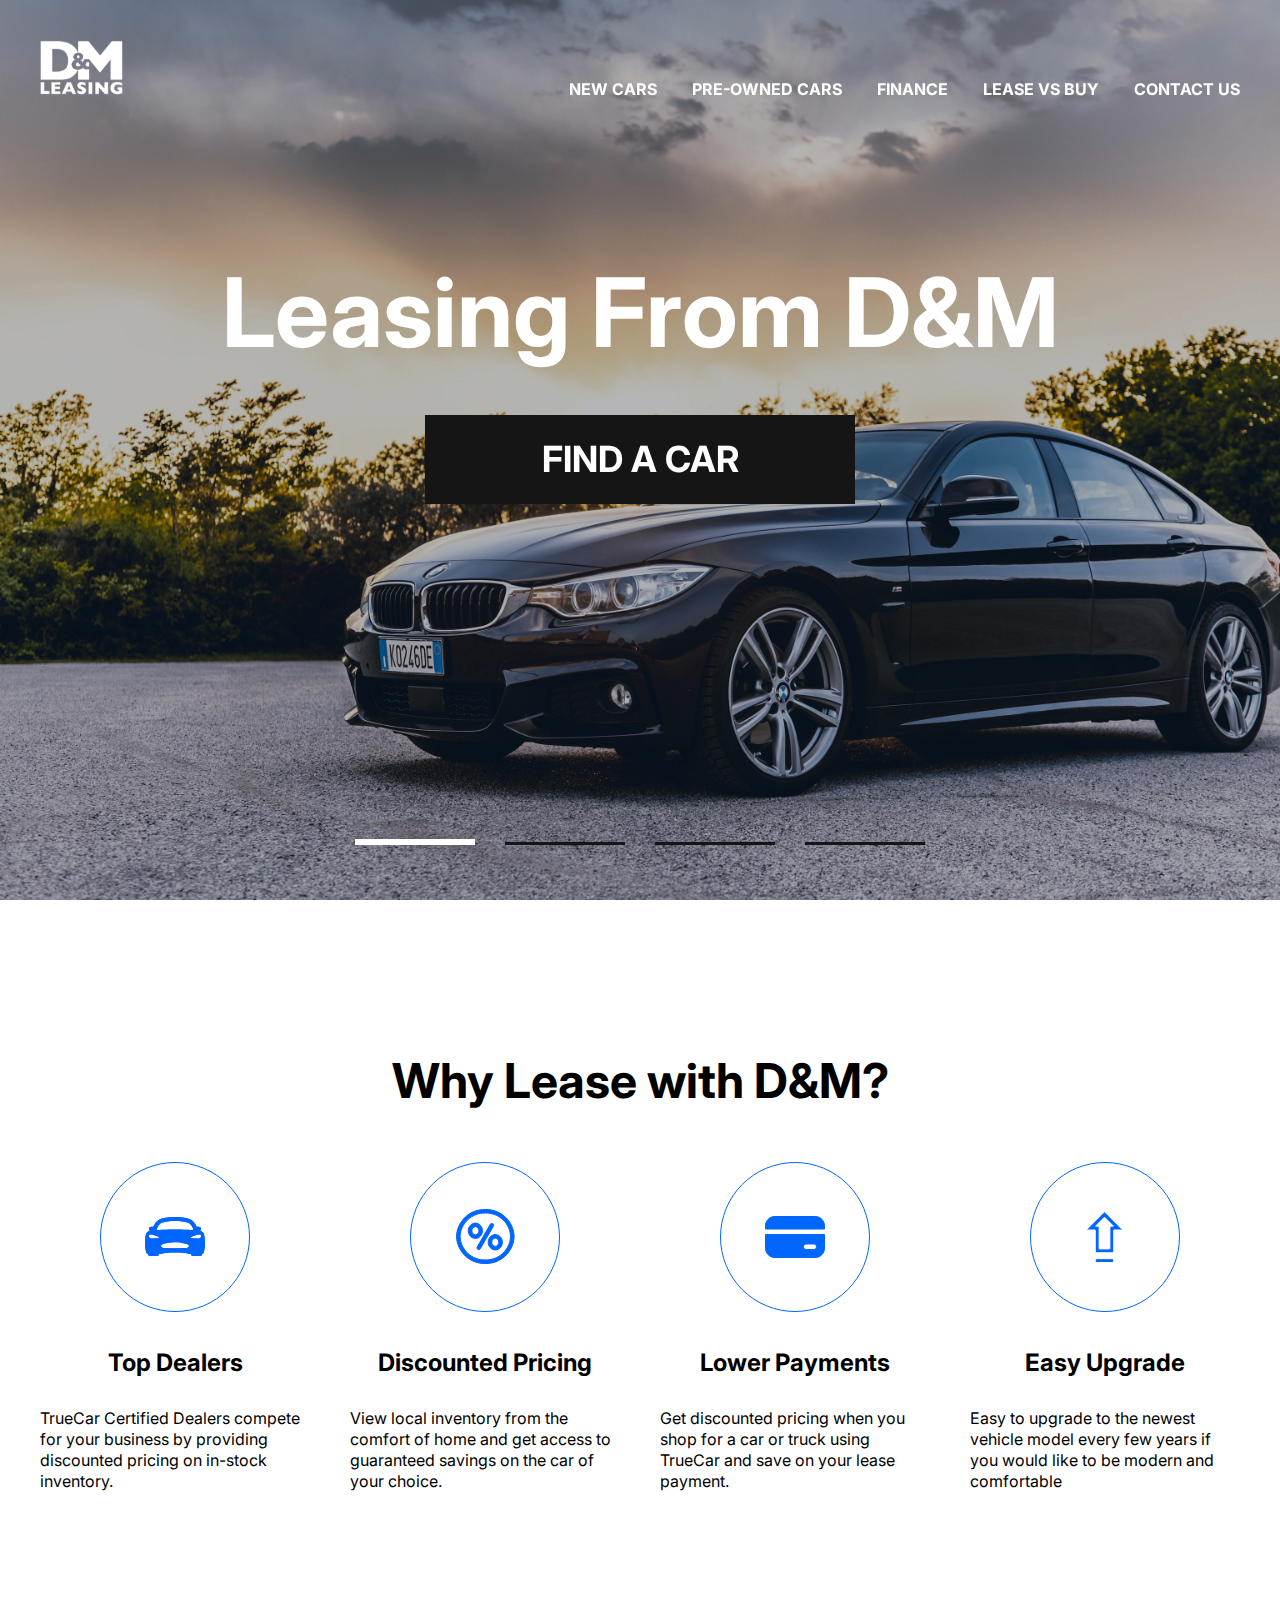
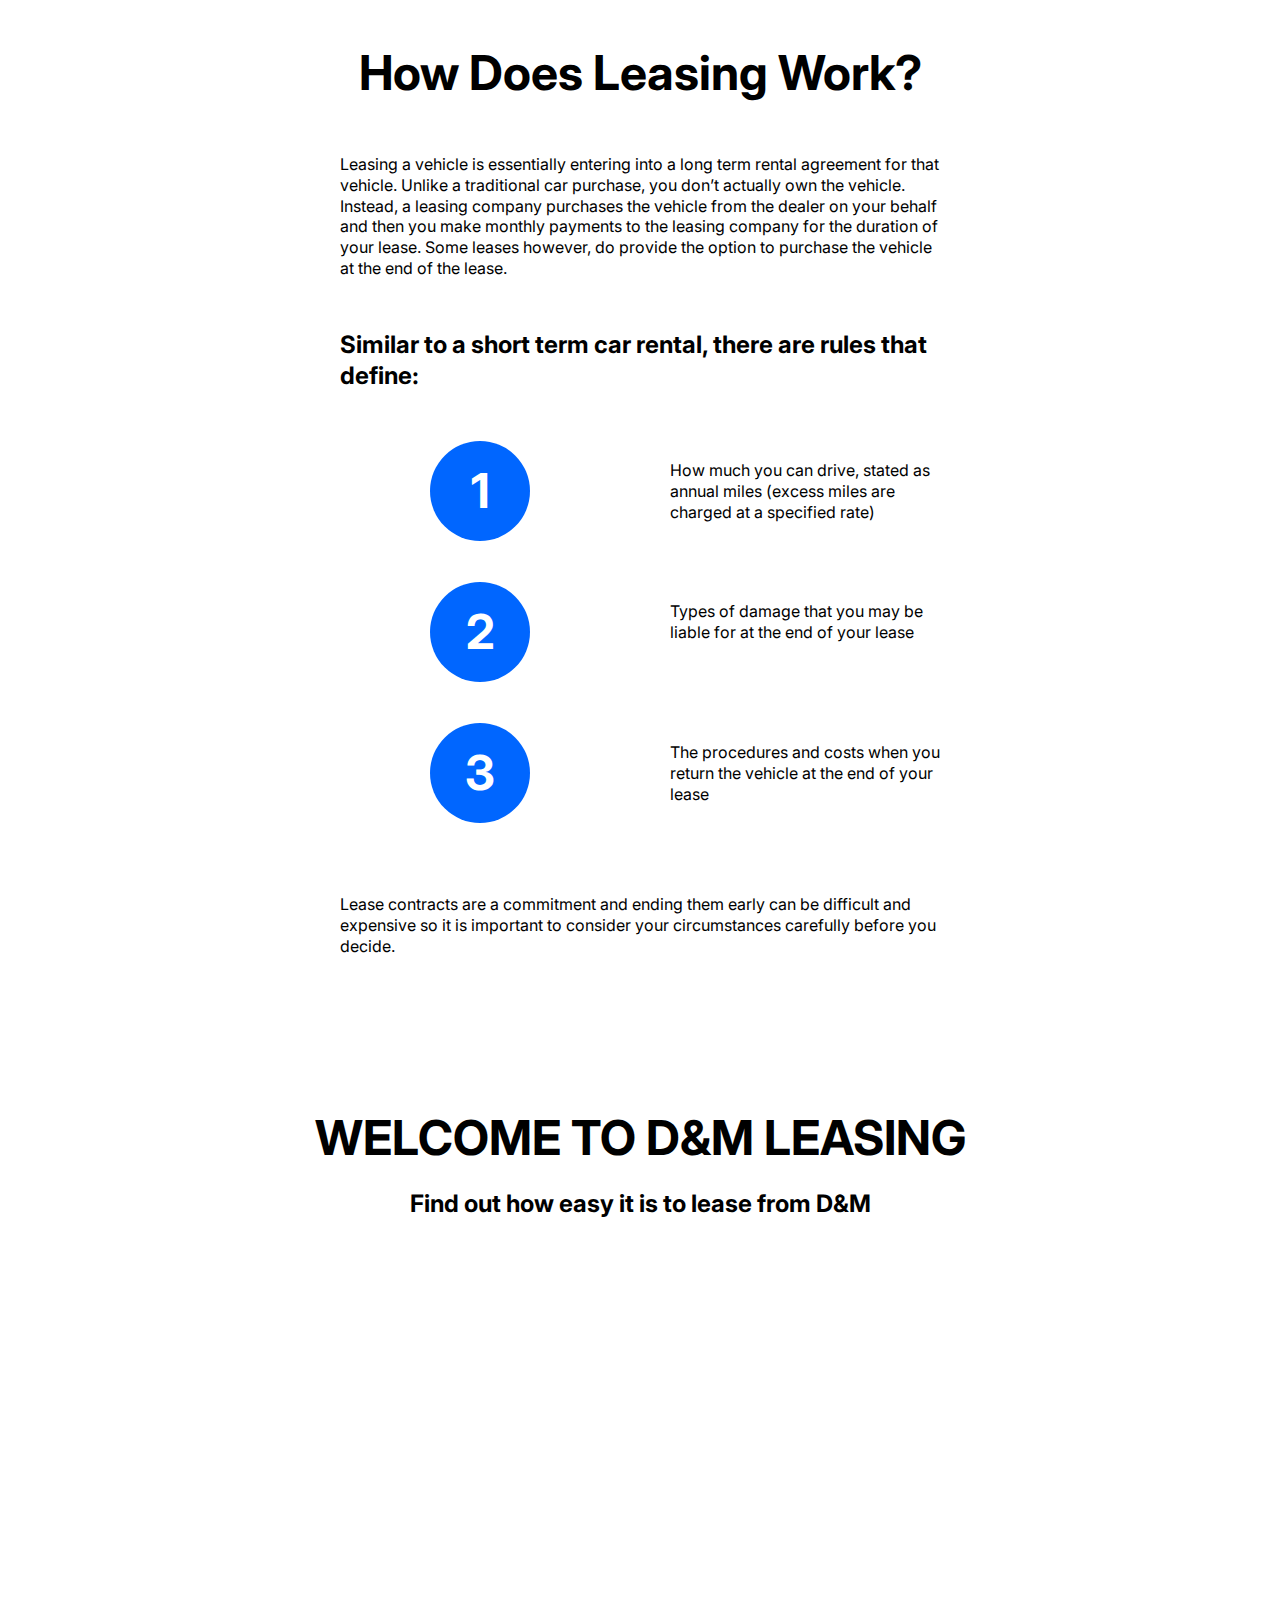
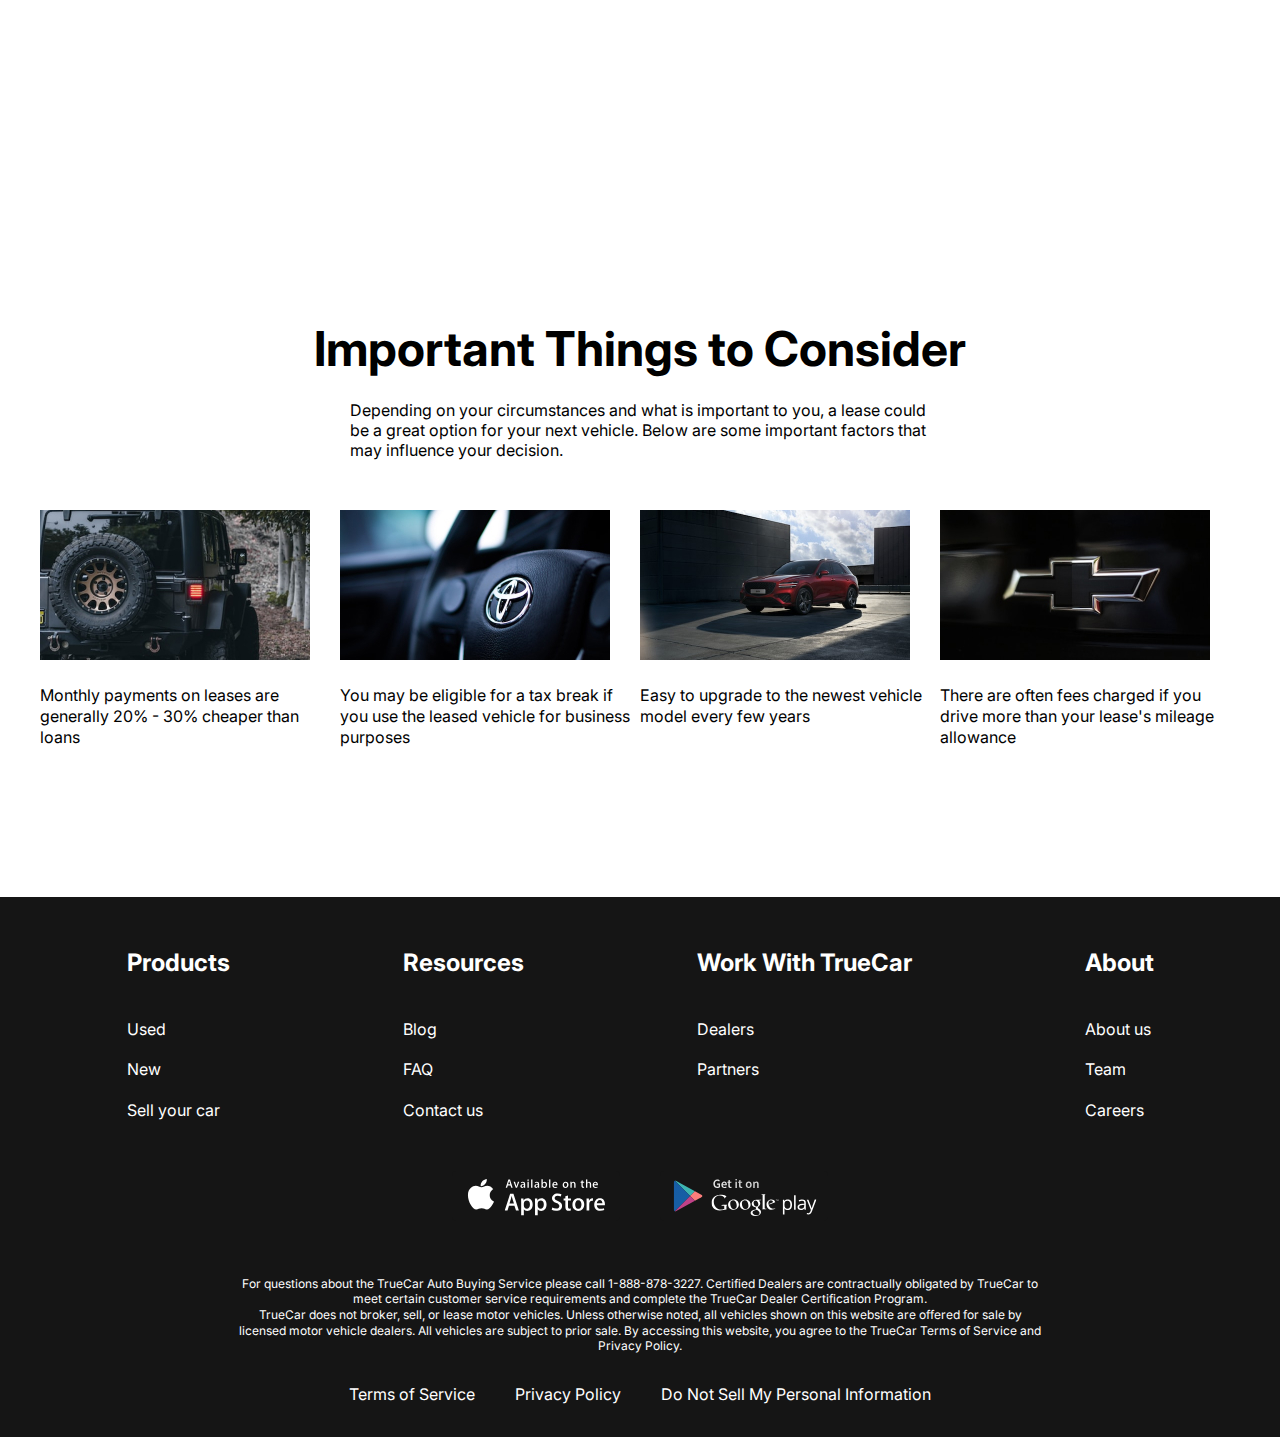
<file: index.html>
<!DOCTYPE html>
<html lang="en">
  <head>
    <meta charset="UTF-8" />
    <meta http-equiv="X-UA-Compatible" content="IE=edge" />
    <meta name="viewport" content="width=device-width, initial-scale=1.0" />
    <link rel="preconnect" href="https://fonts.googleapis.com" />
    <link rel="preconnect" href="https://fonts.gstatic.com" crossorigin />
    <link
      href="https://fonts.googleapis.com/css2?family=Inter:wght@400;700&family=Roboto&display=swap"
      rel="stylesheet"
    />
    <!-- свайпер подключается до нашего файла css -->
    <link
      rel="stylesheet"
      href="https://cdn.jsdelivr.net/npm/swiper@9/swiper-bundle.min.css"
    />

    <link rel="stylesheet" href="css/style.css" />
    <title>Lease-cars</title>
  </head>
  <body>
    <div class="wrapper">
      <!-- Блок ХЭДЕР -->
      <header class="header header-main">
        <div class="container">
          <div class="header__inner">
            <a href="index.html" class="logo">
              <img src="images/logo.svg" alt="" class="logo__img" />
            </a>
            <nav class="menu">
              <button class="menu__btn">
                <span></span>
                <span></span>
                <span></span>
              </button>
              <ul class="menu__list">
                <li class="menu__list-item">
                  <a href="new-cars.html" class="menu__list-link">NEW CARS</a>
                </li>
                <li class="menu__list-item">
                  <a href="#" class="menu__list-link">PRE-OWNED CARS</a>
                </li>
                <li class="menu__list-item">
                  <a href="#" class="menu__list-link">FINANCE</a>
                </li>
                <li class="menu__list-item">
                  <a href="#" class="menu__list-link">LEASE VS BUY</a>
                </li>
                <li class="menu__list-item">
                  <a href="contacts.html" class="menu__list-link">CONTACT US</a>
                </li>
              </ul>
            </nav>
          </div>
        </div>
      </header>
      <!-- Основная часть страницы или "main"  -->
      <main class="main">
        <section class="top">
          <div class="container">
            <h1 class="title">Leasing From D&M</h1>
            <a href="new-cars.html" class="top__link" target="_blank"
              >FIND A CAR</a
            >
          </div>
        </section>
        <!-- Слайдер -->
        <div class="slider">
          <div class="swiper">
            <div class="swiper-wrapper">
              <div
                class="swiper-slide"
                style="background-image: url(images/slide-1.jpg)"
              ></div>
              <div
                class="swiper-slide"
                style="background-image: url(images/slide-2.jpg)"
              ></div>
              <div
                class="swiper-slide"
                style="background-image: url(images/slide-3.jpg)"
              ></div>
              <div
                class="swiper-slide"
                style="background-image: url(images/slide-4.jpg)"
              ></div>
            </div>
            <div class="swiper-pagination"></div>
          </div>
        </div>
        <!-- Блок "почему лизинг от D&M"  -->
        <section class="why-lease">
          <div class="container">
            <h2 class="section-title">Why Lease with D&M?</h2>
            <ul class="why-lease__list">
              <li class="why-lease__item">
                <img
                  class="why-lease__item-img"
                  src="images/why-lease-1.svg"
                  alt=""
                />
                <h3 class="why-lease__item-title">Top Dealers</h3>
                <p class="why-lease__item-text">
                  TrueCar Certified Dealers compete for your business by
                  providing discounted pricing on in-stock inventory.
                </p>
              </li>

              <li class="why-lease__item">
                <img
                  class="why-lease__item-img"
                  src="images/why-lease-2.svg"
                  alt="*"
                />
                <h3 class="why-lease__item-title">Discounted Pricing</h3>
                <p class="why-lease__item-text">
                  View local inventory from the comfort of home and get access
                  to guaranteed savings on the car of your choice.
                </p>
              </li>

              <li class="why-lease__item">
                <img
                  class="why-lease__item-img"
                  src="images/why-lease-3.svg"
                  alt=""
                />
                <h3 class="why-lease__item-title">Lower Payments</h3>
                <p class="why-lease__item-text">
                  Get discounted pricing when you shop for a car or truck using
                  TrueCar and save on your lease payment.
                </p>
              </li>

              <li class="why-lease__item">
                <img
                  class="why-lease__item-img"
                  src="images/why-lease-4.svg"
                  alt=""
                />
                <h3 class="why-lease__item-title">Easy Upgrade</h3>
                <p class="why-lease__item-text">
                  Easy to upgrade to the newest vehicle model every few years if
                  you would like to be modern and comfortable
                </p>
              </li>
            </ul>
          </div>
        </section>
        <!-- Блок "как это работает" -->
        <section class="how-does">
          <div class="container">
            <div class="how-does__inner">
              <h2 class="section-title">How Does Leasing Work?</h2>
              <p class="how-does__text">
                Leasing a vehicle is essentially entering into a long term
                rental agreement for that vehicle. Unlike a traditional car
                purchase, you don’t actually own the vehicle. Instead, a leasing
                company purchases the vehicle from the dealer on your behalf and
                then you make monthly payments to the leasing company for the
                duration of your lease. Some leases however, do provide the
                option to purchase the vehicle at the end of the lease.
              </p>
              <h4 class="how-does__title">
                Similar to a short term car rental, there are rules that define:
              </h4>
              <!-- нумерованный список -->
              <ol class="how-does__list">
                <li class="how-does__item">
                  How much you can drive, stated as annual miles (excess miles
                  are charged at a specified rate)
                </li>
                <li class="how-does__item">
                  Types of damage that you may be liable for at the end of your
                  lease
                </li>
                <li class="how-does__item">
                  The procedures and costs when you return the vehicle at the
                  end of your lease
                </li>
              </ol>

              <p class="how-does__text">
                Lease contracts are a commitment and ending them early can be
                difficult and expensive so it is important to consider your
                circumstances carefully before you decide.
              </p>
            </div>
          </div>
        </section>
        <!-- Блок "Welcome to..."" -->
        <section class="welcom__video">
          <div class="container">
            <h2 class="section-title video-title">WELCOME TO D&M LEASING</h2>
            <p class="welcom__video-text">
              Find out how easy it is to lease from D&M
            </p>
            <iframe
              class="video__content"
              width="1000"
              height="500"
              src="https://www.youtube.com/embed/lq149gCzkvE?controls=0"
              title="YouTube video player"
              frameborder="0"
              allow="accelerometer; autoplay; clipboard-write; encrypted-media; gyroscope; picture-in-picture; web-share"
              allowfullscreen
            ></iframe>
          </div>
        </section>
        <!-- Блок "Important" -->
        <section class="important">
          <div class="container">
            <h1 class="section-title important-title">
              Important Things to Consider
            </h1>
            <p class="important__text">
              Depending on your circumstances and what is important to you, a
              lease could be a great option for your next vehicle. Below are
              some important factors that may influence your decision.
            </p>
            <ul class="important__list">
              <li class="important__item">
                <img
                  class="important__item-img"
                  src="images/imp-1.jpg"
                  alt=""
                />
                <p class="important__item-text">
                  Monthly payments on leases are generally 20% - 30% cheaper
                  than loans
                </p>
              </li>
              <li class="important__item">
                <img
                  class="important__item-img"
                  src="images/imp-2.jpg"
                  alt=""
                />
                <p class="important__item-text">
                  You may be eligible for a tax break if you use the leased
                  vehicle for business purposes
                </p>
              </li>
              <li class="important__item">
                <img
                  class="important__item-img"
                  src="images/imp-3.jpg"
                  alt=""
                />
                <p class="important__item-text">
                  Easy to upgrade to the newest vehicle model every few years
                </p>
              </li>
              <li class="important__item">
                <img
                  class="important__item-img"
                  src="images/imp-4.jpg"
                  alt=""
                />
                <p class="important__item-text">
                  There are often fees charged if you drive more than your
                  lease's mileage allowance
                </p>
              </li>
            </ul>
          </div>
        </section>
      </main>
      <footer class="footer">
        <div class="container">
          <nav class="footer__menu">
            <ul class="footer__menu-list">
              <li class="footer__menu-item">
                <p class="footer__menu-title">Products</p>
              </li>
              <li class="footer__menu-item">
                <a href="#" class="footer__menu-link">Used</a>
              </li>
              <li class="footer__menu-item">
                <a href="#" class="footer__menu-link">New</a>
              </li>
              <li class="footer__menu-item">
                <a href="#" class="footer__menu-link">Sell your car</a>
              </li>
            </ul>
            <ul class="footer__menu-list">
              <li class="footer__menu-item">
                <p class="footer__menu-title">Resources</p>
              </li>
              <li class="footer__menu-item">
                <a href="#" class="footer__menu-link">Blog</a>
              </li>
              <li class="footer__menu-item">
                <a href="#" class="footer__menu-link">FAQ</a>
              </li>
              <li class="footer__menu-item">
                <a href="#" class="footer__menu-link">Contact us</a>
              </li>
            </ul>
            <ul class="footer__menu-list">
              <li class="footer__menu-item">
                <p class="footer__menu-title">Work With TrueCar</p>
              </li>
              <li class="footer__menu-item">
                <a href="#" class="footer__menu-link">Dealers</a>
              </li>
              <li class="footer__menu-item">
                <a href="#" class="footer__menu-link">Partners</a>
              </li>
            </ul>
            <ul class="footer__menu-list">
              <li class="footer__menu-item">
                <p class="footer__menu-title">About</p>
              </li>
              <li class="footer__menu-item">
                <a href="#" class="footer__menu-link">About us</a>
              </li>
              <li class="footer__menu-item">
                <a href="#" class="footer__menu-link">Team</a>
              </li>
              <li class="footer__menu-item">
                <a href="#" class="footer__menu-link">Careers</a>
              </li>
            </ul>
          </nav>

          <ul class="app">
            <li class="app__links-item">
              <a class="app__item-link" href="#">
                <img
                  class="app__item-img"
                  src="images/appstore.svg"
                  alt="appstorelogo"
                />
              </a>
            </li>
            <li class="app__links-item">
              <a class="app__item-link" href="#">
                <img
                  class="app__item-img"
                  src="images/googleplay.svg"
                  alt="googlestorelogo"
                />
              </a>
            </li>
          </ul>
          <div class="footer__copy">
            <p class="footer__copy-text">
              For questions about the TrueCar Auto Buying Service please call
              1-888-878-3227. Certified Dealers are contractually obligated by
              TrueCar to meet certain customer service requirements and complete
              the TrueCar Dealer Certification Program.
            </p>
            <p class="footer__copy-text">
              TrueCar does not broker, sell, or lease motor vehicles. Unless
              otherwise noted, all vehicles shown on this website are offered
              for sale by licensed motor vehicle dealers. All vehicles are
              subject to prior sale. By accessing this website, you agree to the
              TrueCar Terms of Service and Privacy Policy.
            </p>
          </div>
          <nav class="copy__nav">
            <ul class="copy__nav-list">
              <li class="copy__nav-item">
                <a href="#" class="copy__nav-link">Terms of Service</a>
              </li>
              <li class="copy__nav-item">
                <a href="#" class="copy__nav-link">Privacy Policy</a>
              </li>
              <li class="copy__nav-item">
                <a href="#" class="copy__nav-link"
                  >Do Not Sell My Personal Information</a
                >
              </li>
            </ul>
          </nav>
        </div>
      </footer>
    </div>
    <script src="https://cdn.jsdelivr.net/npm/swiper@9/swiper-bundle.min.js"></script>
    <script src="js/main.js"></script>
  </body>
</html>
</file>
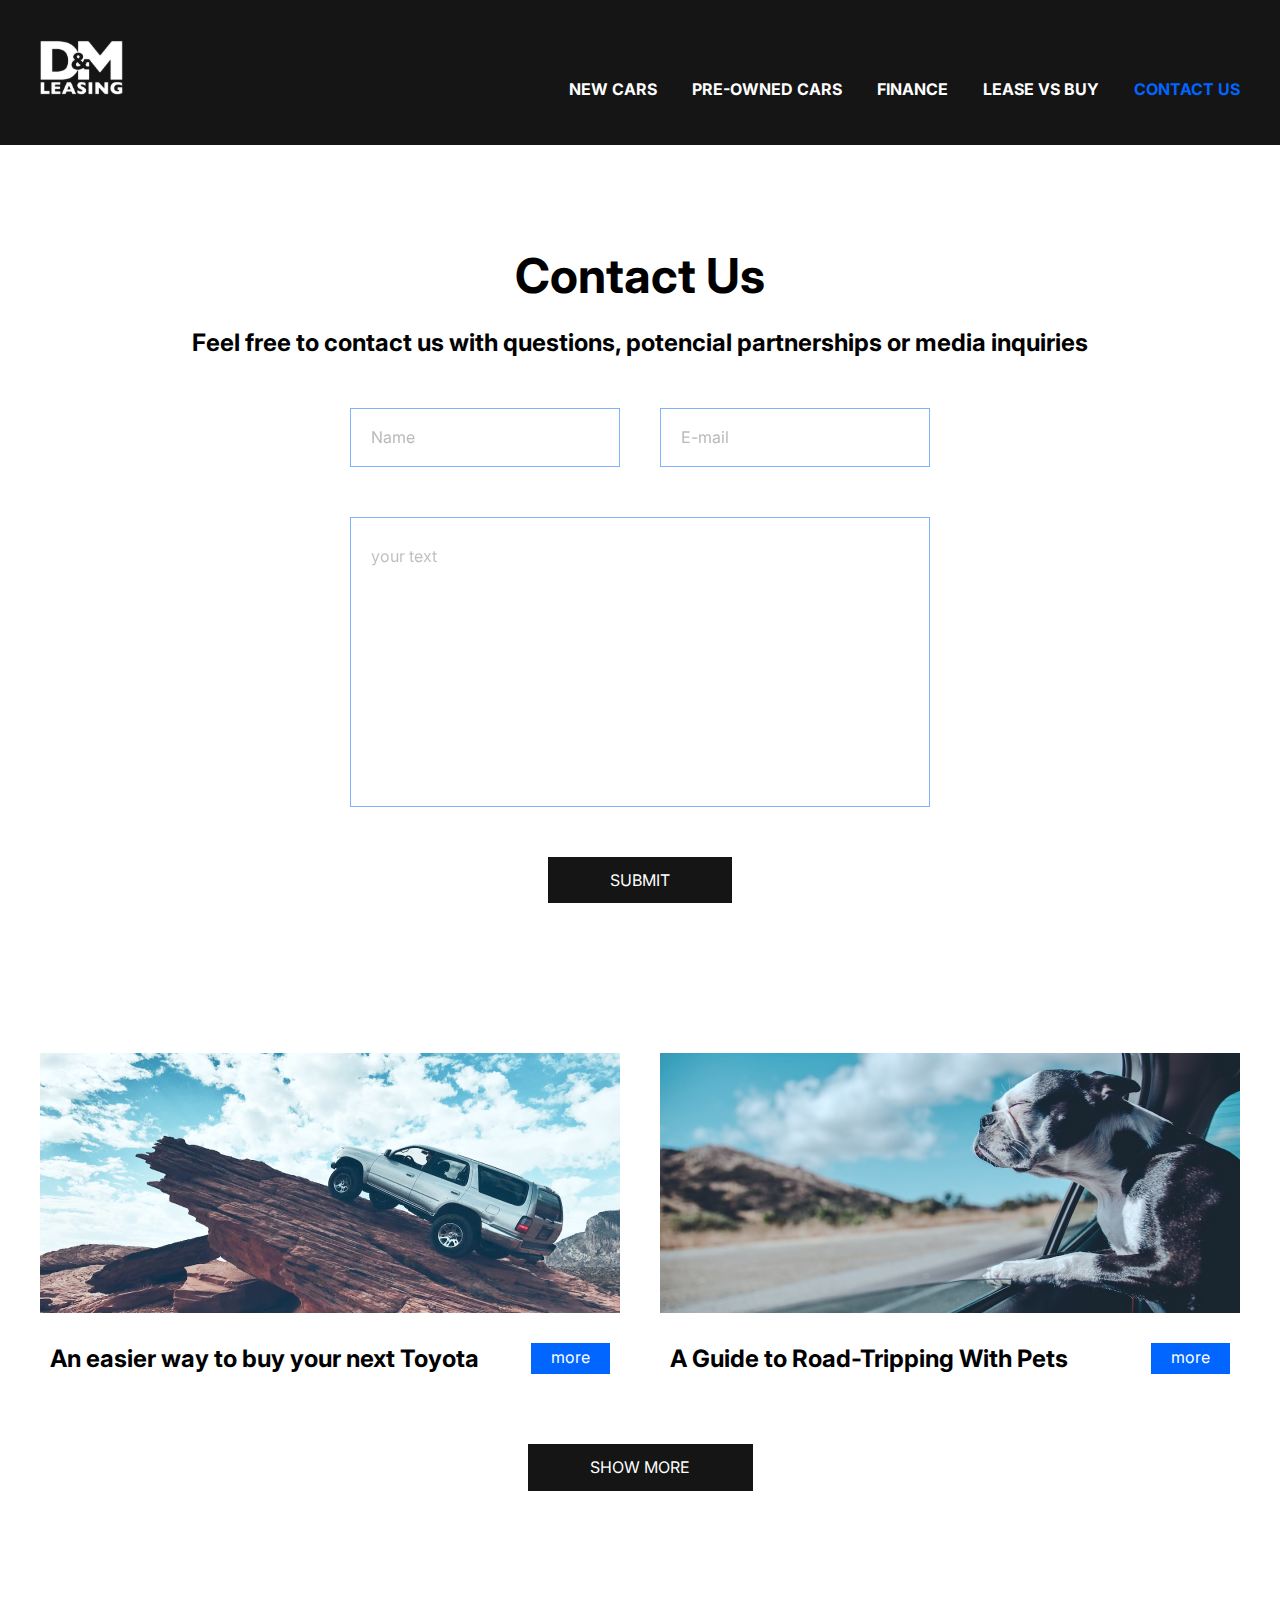
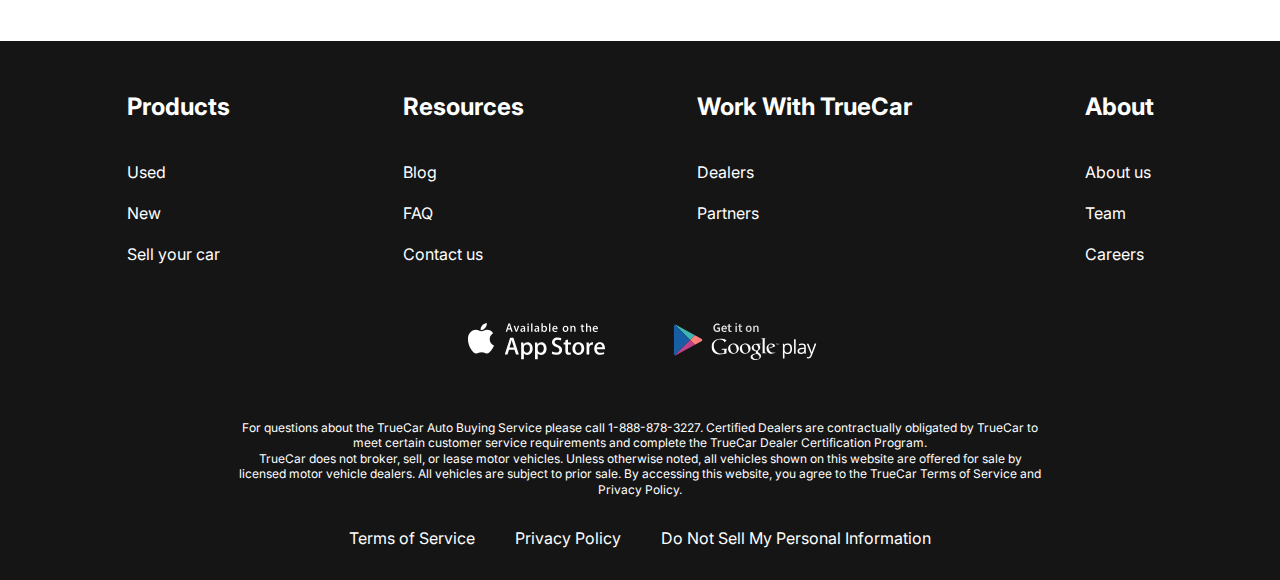
<file: contacts.html>
<!DOCTYPE html>
<html lang="en">
  <head>
    <meta charset="UTF-8" />
    <meta http-equiv="X-UA-Compatible" content="IE=edge" />
    <meta name="viewport" content="width=device-width, initial-scale=1.0" />
    <link rel="preconnect" href="https://fonts.googleapis.com" />
    <link rel="preconnect" href="https://fonts.gstatic.com" crossorigin />
    <link
      href="https://fonts.googleapis.com/css2?family=Inter:wght@400;700&family=Roboto&display=swap"
      rel="stylesheet"
    />

    <link rel="stylesheet" href="css/style.css" />
    <title>Lease-cars</title>
  </head>
  <body>
    <div class="wrapper">
      <header class="header">
        <div class="container">
          <div class="header__inner">
            <a href="index.html" class="logo">
              <img src="images/logo.svg" alt="" class="logo__img" />
            </a>
            <nav class="menu">
              <button class="menu__btn">
                <span></span>
                <span></span>
                <span></span>
              </button>
              <ul class="menu__list">
                <li class="menu__list-item">
                  <a href="new-cars.html" class="menu__list-link">NEW CARS</a>
                </li>
                <li class="menu__list-item">
                  <a href="#" class="menu__list-link">PRE-OWNED CARS</a>
                </li>
                <li class="menu__list-item">
                  <a href="#" class="menu__list-link">FINANCE</a>
                </li>
                <li class="menu__list-item">
                  <a href="#" class="menu__list-link">LEASE VS BUY</a>
                </li>
                <li class="menu__list-item">
                  <a href="#" class="menu__list-link menu__list-link--active"
                    >CONTACT US</a
                  >
                </li>
              </ul>
            </nav>
          </div>
        </div>
      </header>

      <main class="main">
        <!-- БЛОК Контакты -->
        <section class="contacts">
          <div class="container">
            <h2 class="section-title contacts__title">Contact Us</h2>
            <p class="contacts__text">
              Feel free to contact us with questions, potencial partnerships or
              media inquiries
            </p>
            <form action="#" class="form">
              <input type="text" class="form__input" placeholder="Name" />
              <input type="email" class="form__input" placeholder="E-mail" />
              <textarea
                class="form__textarea"
                placeholder="your text"
              ></textarea>
              <button class="form__btn" type="submit">SUBMIT</button>
            </form>
          </div>
        </section>
        <!-- БЛОГ -->
        <section class="blog">
          <div class="container">
            <div class="blog__items">
              <div class="blog__item">
                <img
                  class="blog__item-img"
                  src="images/blog-1.jpg"
                  alt="blog-1"
                />
                <h4 class="blog__item-title">
                  An easier way to buy your next Toyota
                </h4>
                <a href="#" class="blog__item-link">more</a>
              </div>
              <div class="blog__item">
                <img
                  class="blog__item-img"
                  src="images/blog-2.jpg"
                  alt="blog-2"
                />
                <h4 class="blog__item-title">
                  A Guide to Road-Tripping With Pets
                </h4>
                <a href="#" class="blog__item-link">more</a>
              </div>
            </div>
            <a href="#" class="showmore-link">SHOW MORE</a>
          </div>
        </section>
      </main>

      <footer class="footer">
        <div class="container">
          <nav class="footer__menu">
            <ul class="footer__menu-list">
              <li class="footer__menu-item">
                <p class="footer__menu-title">Products</p>
              </li>
              <li class="footer__menu-item">
                <a href="#" class="footer__menu-link">Used</a>
              </li>
              <li class="footer__menu-item">
                <a href="#" class="footer__menu-link">New</a>
              </li>
              <li class="footer__menu-item">
                <a href="#" class="footer__menu-link">Sell your car</a>
              </li>
            </ul>
            <ul class="footer__menu-list">
              <li class="footer__menu-item">
                <p class="footer__menu-title">Resources</p>
              </li>
              <li class="footer__menu-item">
                <a href="#" class="footer__menu-link">Blog</a>
              </li>
              <li class="footer__menu-item">
                <a href="#" class="footer__menu-link">FAQ</a>
              </li>
              <li class="footer__menu-item">
                <a href="#" class="footer__menu-link">Contact us</a>
              </li>
            </ul>
            <ul class="footer__menu-list">
              <li class="footer__menu-item">
                <p class="footer__menu-title">Work With TrueCar</p>
              </li>
              <li class="footer__menu-item">
                <a href="#" class="footer__menu-link">Dealers</a>
              </li>
              <li class="footer__menu-item">
                <a href="#" class="footer__menu-link">Partners</a>
              </li>
            </ul>
            <ul class="footer__menu-list">
              <li class="footer__menu-item">
                <p class="footer__menu-title">About</p>
              </li>
              <li class="footer__menu-item">
                <a href="#" class="footer__menu-link">About us</a>
              </li>
              <li class="footer__menu-item">
                <a href="#" class="footer__menu-link">Team</a>
              </li>
              <li class="footer__menu-item">
                <a href="#" class="footer__menu-link">Careers</a>
              </li>
            </ul>
          </nav>

          <ul class="app">
            <li class="app__links-item">
              <a class="app__item-link" href="#">
                <img
                  class="app__item-img"
                  src="images/appstore.svg"
                  alt="appstorelogo"
                />
              </a>
            </li>
            <li class="app__links-item">
              <a class="app__item-link" href="#">
                <img
                  class="app__item-img"
                  src="images/googleplay.svg"
                  alt="googlestorelogo"
                />
              </a>
            </li>
          </ul>
          <div class="footer__copy">
            <p class="footer__copy-text">
              For questions about the TrueCar Auto Buying Service please call
              1-888-878-3227. Certified Dealers are contractually obligated by
              TrueCar to meet certain customer service requirements and complete
              the TrueCar Dealer Certification Program.
            </p>
            <p class="footer__copy-text">
              TrueCar does not broker, sell, or lease motor vehicles. Unless
              otherwise noted, all vehicles shown on this website are offered
              for sale by licensed motor vehicle dealers. All vehicles are
              subject to prior sale. By accessing this website, you agree to the
              TrueCar Terms of Service and Privacy Policy.
            </p>
          </div>
          <nav class="copy__nav">
            <ul class="copy__nav-list">
              <li class="copy__nav-item">
                <a href="#" class="copy__nav-link">Terms of Service</a>
              </li>
              <li class="copy__nav-item">
                <a href="#" class="copy__nav-link">Privacy Policy</a>
              </li>
              <li class="copy__nav-item">
                <a href="#" class="copy__nav-link"
                  >Do Not Sell My Personal Information</a
                >
              </li>
            </ul>
          </nav>
        </div>
      </footer>
    </div>
    <script src="js/main.js"></script>
  </body>
</html>
</file>
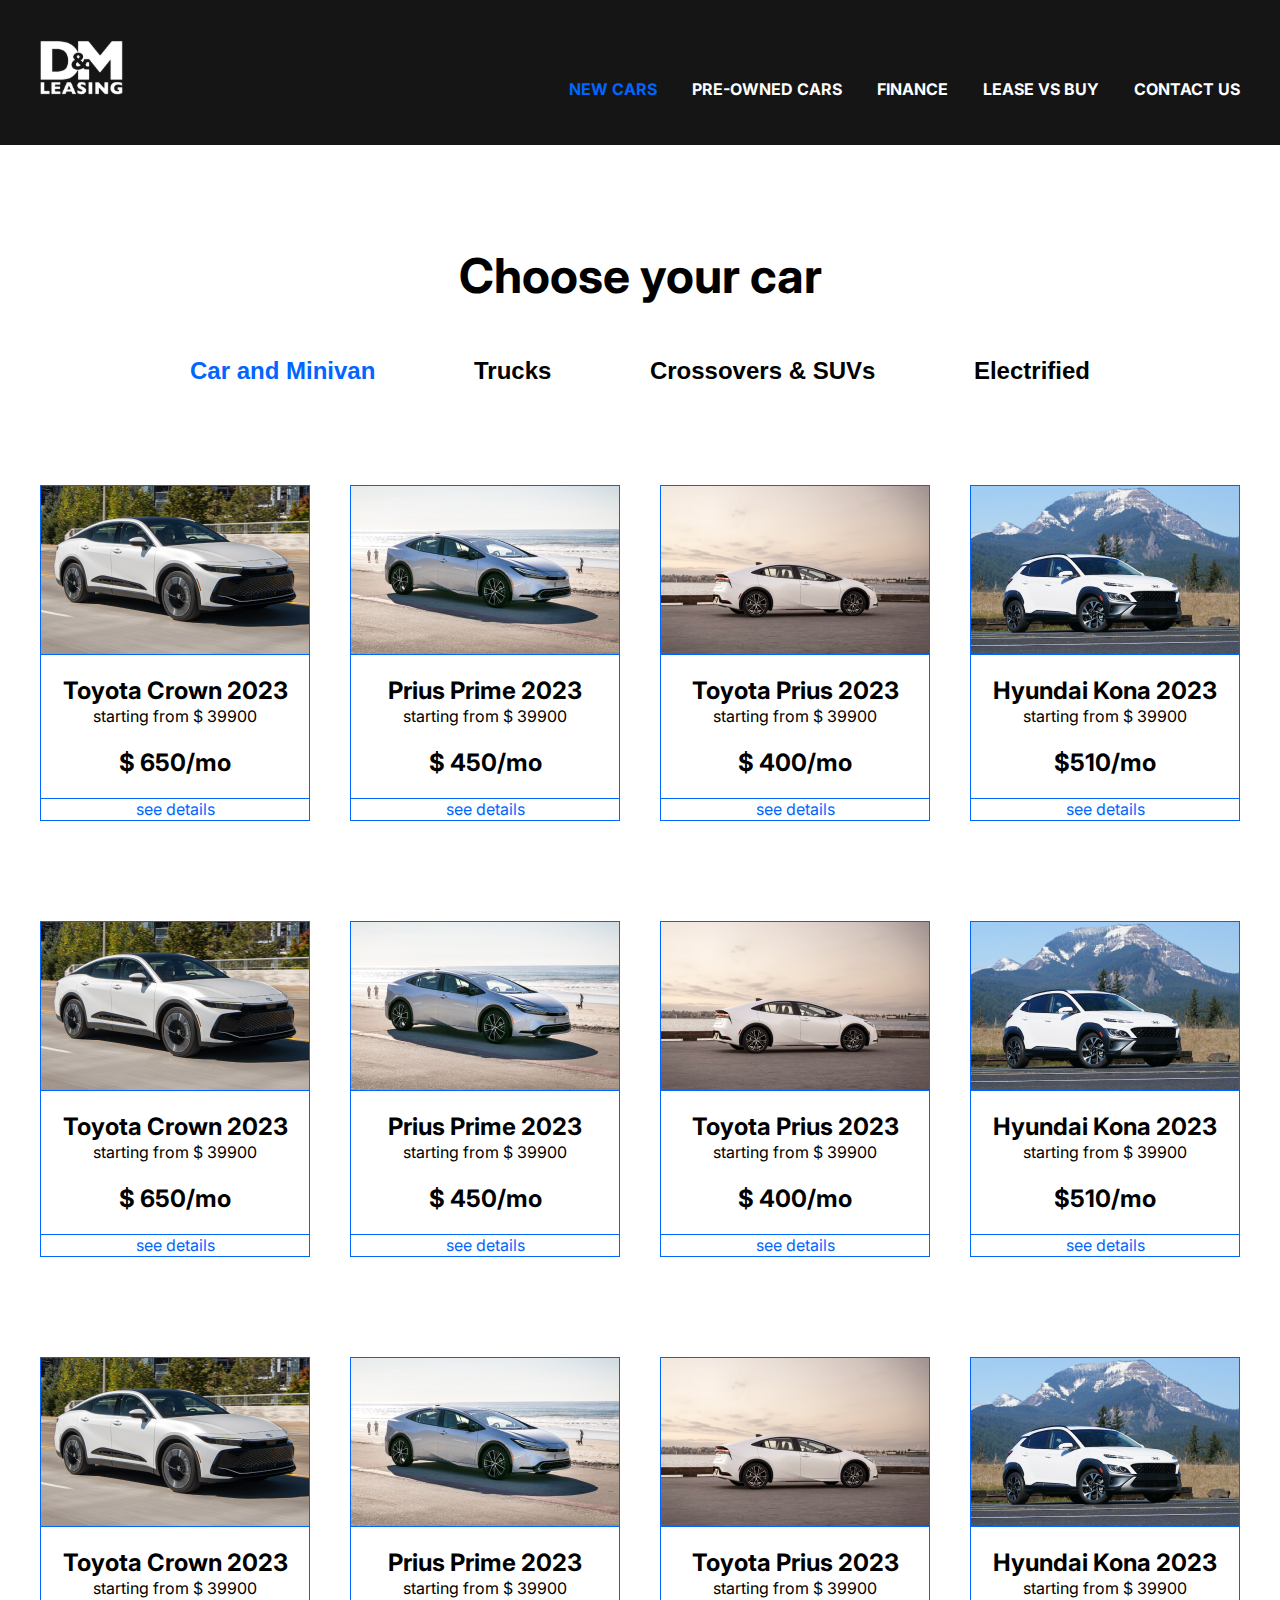
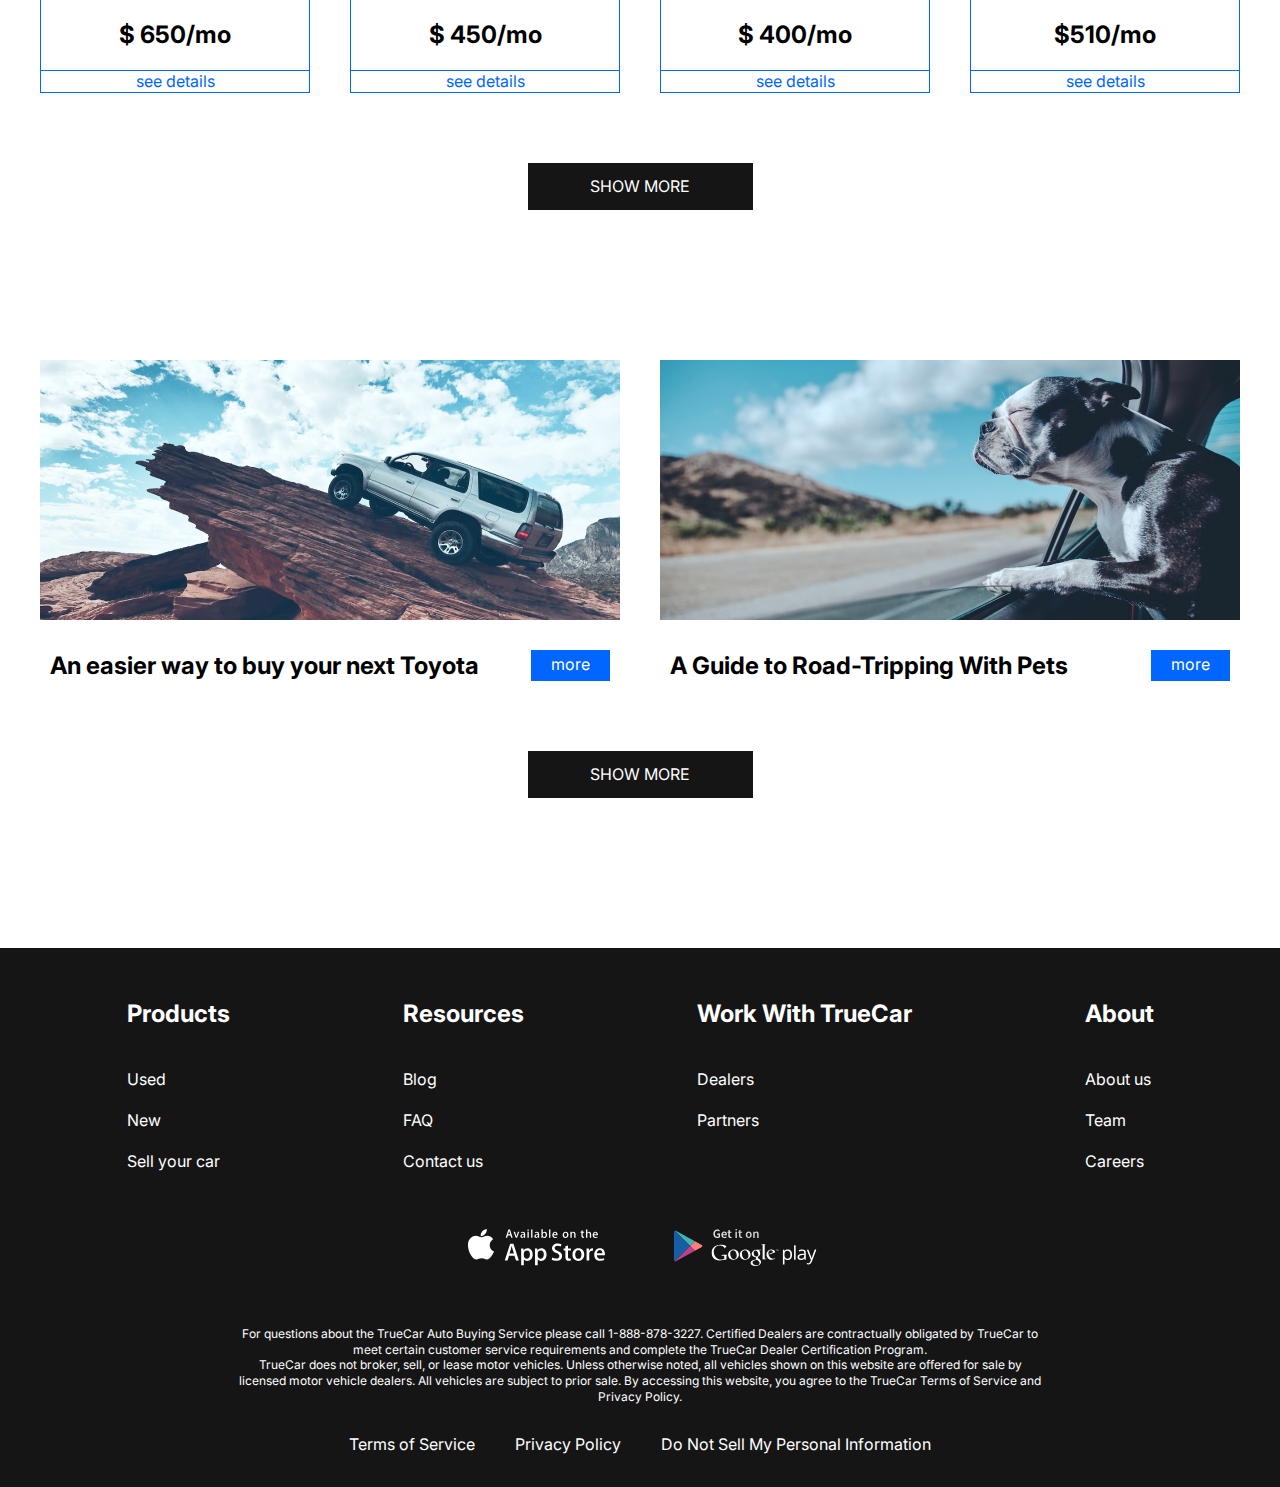
<file: new-cars.html>
<!DOCTYPE html>
<html lang="en">
  <head>
    <meta charset="UTF-8" />
    <meta http-equiv="X-UA-Compatible" content="IE=edge" />
    <meta name="viewport" content="width=device-width, initial-scale=1.0" />
    <link rel="preconnect" href="https://fonts.googleapis.com" />
    <link rel="preconnect" href="https://fonts.gstatic.com" crossorigin />
    <link
      href="https://fonts.googleapis.com/css2?family=Inter:wght@400;700&family=Roboto&display=swap"
      rel="stylesheet"
    />

    <link rel="stylesheet" href="css/style.css" />
    <title>Lease-cars</title>
  </head>
  <body>
    <div class="wrapper">
      <header class="header">
        <div class="container">
          <div class="header__inner">
            <a href="index.html" class="logo">
              <img src="images/logo.svg" alt="" class="logo__img" />
            </a>
            <nav class="menu">
              <button class="menu__btn">
                <span></span>
                <span></span>
                <span></span>
              </button>
              <ul class="menu__list">
                <li class="menu__list-item">
                  <a href="#" class="menu__list-link menu__list-link--active"
                    >NEW CARS</a
                  >
                </li>
                <li class="menu__list-item">
                  <a href="#" class="menu__list-link">PRE-OWNED CARS</a>
                </li>
                <li class="menu__list-item">
                  <a href="#" class="menu__list-link">FINANCE</a>
                </li>
                <li class="menu__list-item">
                  <a href="#" class="menu__list-link">LEASE VS BUY</a>
                </li>
                <li class="menu__list-item">
                  <a href="contacts.html" class="menu__list-link">CONTACT US</a>
                </li>
              </ul>
            </nav>
          </div>
        </div>
      </header>

      <main class="main">
        <!-- Блок Choose Cars -->
        <section class="choose">
          <div class="container">
            <h2 class="section-title">Choose your car</h2>
            <div class="tabs">
              <div class="tabs__btn">
                <button
                  class="tabs__btn-item tabs__btn-item__active"
                  data-button="content-1"
                >
                  Car and Minivan
                </button>
                <button class="tabs__btn-item" data-button="content-2">
                  Trucks
                </button>
                <button class="tabs__btn-item" data-button="content-3">
                  Crossovers & SUVs
                </button>
                <button class="tabs__btn-item" data-button="content-4">
                  Electrified
                </button>
              </div>
              <div class="tabs__content">
                <div
                  class="tabs__content-item tabs__content-item--active"
                  id="content-1"
                >
                  <div class="card">
                    <img
                      class="card__img"
                      src="images/card-1.jpg"
                      alt="card-1"
                    />
                    <div class="card__content">
                      <h4 class="card__title">Toyota Crown 2023</h4>
                      <p class="card__text">starting from $ 39900</p>
                      <p class="car__price">$ 650/mo</p>
                    </div>
                    <a href="#" class="card__link">see details</a>
                  </div>
                  <div class="card">
                    <img
                      class="card__img"
                      src="images/card-2.jpg"
                      alt="card-2"
                    />
                    <div class="card__content">
                      <h4 class="card__title">Prius Prime 2023</h4>
                      <p class="card__text">starting from $ 39900</p>
                      <p class="car__price">$ 450/mo</p>
                    </div>
                    <a href="#" class="card__link">see details</a>
                  </div>
                  <div class="card">
                    <img
                      class="card__img"
                      src="images/card-3.jpg"
                      alt="card-3"
                    />
                    <div class="card__content">
                      <h4 class="card__title">Toyota Prius 2023</h4>
                      <p class="card__text">starting from $ 39900</p>
                      <p class="car__price">$ 400/mo</p>
                    </div>
                    <a href="#" class="card__link">see details</a>
                  </div>
                  <div class="card">
                    <img
                      class="card__img"
                      src="images/card-4.jpg"
                      alt="card-4"
                    />
                    <div class="card__content">
                      <h4 class="card__title">Hyundai Kona 2023</h4>
                      <p class="card__text">starting from $ 39900</p>
                      <p class="car__price">$510/mo</p>
                    </div>
                    <a href="#" class="card__link">see details</a>
                  </div>
                  <div class="card">
                    <img
                      class="card__img"
                      src="images/card-1.jpg"
                      alt="card-1"
                    />
                    <div class="card__content">
                      <h4 class="card__title">Toyota Crown 2023</h4>
                      <p class="card__text">starting from $ 39900</p>
                      <p class="car__price">$ 650/mo</p>
                    </div>
                    <a href="#" class="card__link">see details</a>
                  </div>
                  <div class="card">
                    <img
                      class="card__img"
                      src="images/card-2.jpg"
                      alt="card-2"
                    />
                    <div class="card__content">
                      <h4 class="card__title">Prius Prime 2023</h4>
                      <p class="card__text">starting from $ 39900</p>
                      <p class="car__price">$ 450/mo</p>
                    </div>
                    <a href="#" class="card__link">see details</a>
                  </div>
                  <div class="card">
                    <img
                      class="card__img"
                      src="images/card-3.jpg"
                      alt="card-3"
                    />
                    <div class="card__content">
                      <h4 class="card__title">Toyota Prius 2023</h4>
                      <p class="card__text">starting from $ 39900</p>
                      <p class="car__price">$ 400/mo</p>
                    </div>
                    <a href="#" class="card__link">see details</a>
                  </div>
                  <div class="card">
                    <img
                      class="card__img"
                      src="images/card-4.jpg"
                      alt="card-4"
                    />
                    <div class="card__content">
                      <h4 class="card__title">Hyundai Kona 2023</h4>
                      <p class="card__text">starting from $ 39900</p>
                      <p class="car__price">$510/mo</p>
                    </div>
                    <a href="#" class="card__link">see details</a>
                  </div>
                  <div class="card">
                    <img
                      class="card__img"
                      src="images/card-1.jpg"
                      alt="card-1"
                    />
                    <div class="card__content">
                      <h4 class="card__title">Toyota Crown 2023</h4>
                      <p class="card__text">starting from $ 39900</p>
                      <p class="car__price">$ 650/mo</p>
                    </div>
                    <a href="#" class="card__link">see details</a>
                  </div>
                  <div class="card">
                    <img
                      class="card__img"
                      src="images/card-2.jpg"
                      alt="card-2"
                    />
                    <div class="card__content">
                      <h4 class="card__title">Prius Prime 2023</h4>
                      <p class="card__text">starting from $ 39900</p>
                      <p class="car__price">$ 450/mo</p>
                    </div>
                    <a href="#" class="card__link">see details</a>
                  </div>
                  <div class="card">
                    <img
                      class="card__img"
                      src="images/card-3.jpg"
                      alt="card-3"
                    />
                    <div class="card__content">
                      <h4 class="card__title">Toyota Prius 2023</h4>
                      <p class="card__text">starting from $ 39900</p>
                      <p class="car__price">$ 400/mo</p>
                    </div>
                    <a href="#" class="card__link">see details</a>
                  </div>
                  <div class="card">
                    <img
                      class="card__img"
                      src="images/card-4.jpg"
                      alt="card-4"
                    />
                    <div class="card__content">
                      <h4 class="card__title">Hyundai Kona 2023</h4>
                      <p class="card__text">starting from $ 39900</p>
                      <p class="car__price">$510/mo</p>
                    </div>
                    <a href="#" class="card__link">see details</a>
                  </div>
                </div>

                <div class="tabs__content-item" id="content-2">2</div>
                <div class="tabs__content-item" id="content-3">3</div>
                <div class="tabs__content-item" id="content-4">4</div>
              </div>
            </div>
            <a href="#" class="showmore-link">SHOW MORE</a>
          </div>
        </section>
        <!-- BLOG ITEMS -->
        <section class="blog">
          <div class="container">
            <div class="blog__items">
              <div class="blog__item">
                <img
                  class="blog__item-img"
                  src="images/blog-1.jpg"
                  alt="blog-1"
                />
                <h4 class="blog__item-title">
                  An easier way to buy your next Toyota
                </h4>
                <a href="#" class="blog__item-link">more</a>
              </div>
              <div class="blog__item">
                <img
                  class="blog__item-img"
                  src="images/blog-2.jpg"
                  alt="blog-2"
                />
                <h4 class="blog__item-title">
                  A Guide to Road-Tripping With Pets
                </h4>
                <a href="#" class="blog__item-link">more</a>
              </div>
            </div>
            <a href="#" class="showmore-link">SHOW MORE</a>
          </div>
        </section>
      </main>
      <!-- FOOTER -->
      <footer class="footer">
        <div class="container">
          <nav class="footer__menu">
            <ul class="footer__menu-list">
              <li class="footer__menu-item">
                <p class="footer__menu-title">Products</p>
              </li>
              <li class="footer__menu-item">
                <a href="#" class="footer__menu-link">Used</a>
              </li>
              <li class="footer__menu-item">
                <a href="#" class="footer__menu-link">New</a>
              </li>
              <li class="footer__menu-item">
                <a href="#" class="footer__menu-link">Sell your car</a>
              </li>
            </ul>
            <ul class="footer__menu-list">
              <li class="footer__menu-item">
                <p class="footer__menu-title">Resources</p>
              </li>
              <li class="footer__menu-item">
                <a href="#" class="footer__menu-link">Blog</a>
              </li>
              <li class="footer__menu-item">
                <a href="#" class="footer__menu-link">FAQ</a>
              </li>
              <li class="footer__menu-item">
                <a href="#" class="footer__menu-link">Contact us</a>
              </li>
            </ul>
            <ul class="footer__menu-list">
              <li class="footer__menu-item">
                <p class="footer__menu-title">Work With TrueCar</p>
              </li>
              <li class="footer__menu-item">
                <a href="#" class="footer__menu-link">Dealers</a>
              </li>
              <li class="footer__menu-item">
                <a href="#" class="footer__menu-link">Partners</a>
              </li>
            </ul>
            <ul class="footer__menu-list">
              <li class="footer__menu-item">
                <p class="footer__menu-title">About</p>
              </li>
              <li class="footer__menu-item">
                <a href="#" class="footer__menu-link">About us</a>
              </li>
              <li class="footer__menu-item">
                <a href="#" class="footer__menu-link">Team</a>
              </li>
              <li class="footer__menu-item">
                <a href="#" class="footer__menu-link">Careers</a>
              </li>
            </ul>
          </nav>

          <ul class="app">
            <li class="app__links-item">
              <a class="app__item-link" href="#">
                <img
                  class="app__item-img"
                  src="images/appstore.svg"
                  alt="appstorelogo"
                />
              </a>
            </li>
            <li class="app__links-item">
              <a class="app__item-link" href="#">
                <img
                  class="app__item-img"
                  src="images/googleplay.svg"
                  alt="googlestorelogo"
                />
              </a>
            </li>
          </ul>
          <div class="footer__copy">
            <p class="footer__copy-text">
              For questions about the TrueCar Auto Buying Service please call
              1-888-878-3227. Certified Dealers are contractually obligated by
              TrueCar to meet certain customer service requirements and complete
              the TrueCar Dealer Certification Program.
            </p>
            <p class="footer__copy-text">
              TrueCar does not broker, sell, or lease motor vehicles. Unless
              otherwise noted, all vehicles shown on this website are offered
              for sale by licensed motor vehicle dealers. All vehicles are
              subject to prior sale. By accessing this website, you agree to the
              TrueCar Terms of Service and Privacy Policy.
            </p>
          </div>
          <nav class="copy__nav">
            <ul class="copy__nav-list">
              <li class="copy__nav-item">
                <a href="#" class="copy__nav-link">Terms of Service</a>
              </li>
              <li class="copy__nav-item">
                <a href="#" class="copy__nav-link">Privacy Policy</a>
              </li>
              <li class="copy__nav-item">
                <a href="#" class="copy__nav-link"
                  >Do Not Sell My Personal Information</a
                >
              </li>
            </ul>
          </nav>
        </div>
      </footer>
    </div>
    <script src="js/main.js"></script>
  </body>
</html>
</file>
<file: css/style.css>
html {
  box-sizing: border-box;
}
*,
*::after,
*::before {
  box-sizing: inherit;
  margin: 0;
  padding: 0;
}

html,
body {
  height: 100%;
}
/* заготовки общие  */

ul {
  list-style: none;
}

a {
  text-decoration: none;
  color: inherit;
}

.section-title {
  margin-bottom: 50px;
  font-size: 48px;
  font-weight: 700;
  text-align: center;
}

.wrapper {
  min-height: 100%;
  display: flex;
  flex-direction: column;
}

.container {
  max-width: 1220px;
  margin: 0 auto;

  padding: 0 10px;
}
body {
  font-size: 16px;
  font-weight: 400;
  font-family: "Inter", sans-serif;
  line-height: 1.3;
}
/*     ХЭДЕР     */
.header {
  background-color: #151515;
}
.header-main {
  background-color: transparent;
  position: absolute;
  z-index: 10;
  left: 0;
  right: 0;
}

.header__inner {
  padding-top: 40px;
  padding-bottom: 45px;
  display: flex;
  justify-content: space-between;
  align-items: flex-end;
}
.menu__list {
  display: flex;
  gap: 35px;
}
.menu__list-link {
  color: #fff;
  text-transform: uppercase;
  font-weight: 700;
}
/*чтобы в хэдере подсветить страницу синим*/
.menu__list-link--active {
  color: #0066ff;
}

/*     FOOTER    */
.footer {
  background-color: #151515;
  padding: 50px 0 32px;
  color: #fff;
}
.footer__menu {
  display: flex;
  justify-content: space-around;
  margin-bottom: 50px;
}

.footer__menu-list {
  max-width: 250px;
}
.footer__menu-title {
  font-size: 24px;
  font-weight: 700;
  padding-bottom: 20px;
  flex-wrap: nowrap;
}
.footer__menu-item + .footer__menu-item {
  padding-top: 20px;
}

.app {
  display: flex;
  justify-content: center;
  gap: 40px;
  margin-bottom: 50px;
}

.footer__copy {
  max-width: 806px;
  font-size: 12px;
  margin: 0 auto 30px;
  text-align: center;
}
.copy__nav-list {
  display: flex;
  justify-content: center;
  gap: 40px;
}
/*прижать футер*/
.main {
  flex-grow: 1;
}
.top {
  color: #fff;
  text-align: center;
  padding-top: 250px;
  padding-bottom: 50px;
  position: absolute;
  z-index: 5;
  left: 0;
  right: 0;
}
.title {
  padding-bottom: 40px;
  font-size: 96px;
  font-weight: 700;
}
/*    кнопка "FIND A CAR"    */
.top__link {
  background-color: #151515;
  padding: 23px 112px;
  max-width: 430px;
  display: inline-block;
  font-size: 36px;
  line-height: 43px;
  font-weight: 700;
  width: 100%;
}
/*позиционирование всех картинок-слайдеров*/
.swiper::after {
  content: "";
  background-color: rgba(21, 21, 21, 0.3);
  position: absolute;
  z-index: 5;
  left: 0;
  right: 0;
  bottom: 0;
  top: 0;
}
/*без повторов*/
.swiper-slide {
  height: 100vh;
  background-repeat: no-repeat;
  background-size: cover;
  background-position: center;
}
/*настройки самого слайдера*/
.swiper-pagination-bullet {
  width: 120px;
  height: 3px;
  background-color: #151515;
  border-radius: 0;
  opacity: 1;
  margin: 0 15px !important ;
}
.swiper-pagination-bullet-active {
  height: 6px;
  background-color: #fff;
}
.swiper-pagination-bullets.swiper-pagination-horizontal {
  bottom: 50px;
}
/*_____БЛОК Why Lease?_____*/
.why-lease {
  padding: 150px 0;
}
/*колонки*/
.why-lease__list {
  display: grid;
  grid-template-columns: repeat(4, 1fr);
  gap: 40px;
  text-align: center;
}
/*картинки*/
.why-lease__item-img {
  margin-bottom: 30px;
}
/*заголовки*/
.why-lease__item-title {
  font-size: 24px;
  font-weight: 700;
  margin-bottom: 30px;
}
/*текст*/
.why-lease__item-text {
  text-align: left;
}
/*_____БЛОК how-does(как это работает)_____*/
.how-does {
  padding-bottom: 150px;
}
.how-does__inner {
  max-width: 600px;
  margin: 0 auto;
}
/*заголовок Similar to...*/
.how-does__title {
  font-size: 24px;
  font-weight: 700;
  padding-top: 50px;
}
.how-does__list {
  padding: 50px 0 70px;
  counter-reset: myCounter;
}
/*составные элементы*/
.how-does__item {
  list-style-type: none;
  width: 270px;
  position: relative;
  margin-left: auto;
  min-height: 63px;
  box-sizing: content-box;
  padding: 19px 0 19px 240px;
}
/*отступ между элементами 'Similar to'*/
.how-does__item + .how-does__item {
  margin-top: 40px;
}
/*цифры 1 2 3*/
.how-does__item::before {
  counter-increment: myCounter;
  content: counter(myCounter);
  font-size: 48px;
  display: flex;
  justify-content: center;
  align-items: center;
  font-weight: 700;
  background-color: #0066ff;
  width: 100px;
  height: 100px;
  border-radius: 50%;
  color: #fff;
  position: absolute;
  left: 0%;
  top: 0;
}
/*_____Блок Welcome to_____*/
.welcom__video {
  padding-bottom: 150px;
}
/*заголовок блока*/
.video-title {
  margin-bottom: 20px;
}
/*текст блока*/
.welcom__video-text {
  margin-bottom: 50px;
  font-size: 24px;
  font-weight: 700;
  line-height: 29px;
  text-align: center;
}
/*параметры самого видео*/
.video__content {
  margin: 0 auto;
  display: block;
}
/*_____Блок Important_____*/
.important {
  padding-bottom: 150px;
}
.important-title {
  margin-bottom: 20px;
}
.important__text {
  max-width: 580px;
  margin: 0 auto 50px;
  font-size: 16px;
  line-height: 20px;
}
.important__list {
  display: grid;
  grid-template-columns: repeat(4, 1fr);
}
.important__item-img {
  margin-bottom: 20px;
}
/*КОНТАКТЫ*/
.contacts {
  padding: 100px 0 150px;
}
.contacts__title {
  margin-bottom: 20px;
}
.contacts__text {
  text-align: center;
  font-weight: 700;
  font-size: 24px;
  margin-bottom: 50px;
  padding: 0 50px;
}
/*  Блок регистрации*/
.form {
  max-width: 580px;
  margin: 0 auto;
  display: flex;
  justify-content: space-between;
  flex-wrap: wrap;
}
.form__input {
  width: 270px;
  padding: 18px 20px;
  display: inline-block;
  border: 1px solid#0066ff;
  margin-bottom: 50px;
  font-size: 16px;
  font-weight: 400;
  font-family: "Inter", sans-serif;
  line-height: 1.3;
  color: #000;
  opacity: 0.5;
}
.form__input ::placeholder,
.form__textarea::placeholder {
  font-size: 16px;
  font-weight: 400;
  font-family: "Inter", sans-serif;
  line-height: 1.3;
  color: #000;
  opacity: 0.5;
}
.form__textarea {
  width: 100%;
  resize: none;
  padding: 28px 20px;
  height: 290px;
  border: 1px solid#0066ff;
  font-size: 16px;
  font-weight: 400;
  font-family: "Inter", sans-serif;
  line-height: 1.3;
  color: #000;
  opacity: 0.5;
  margin-bottom: 50px;
}
/*  кнопка SUBMIT*/
.form__btn {
  color: #fff;
  background-color: #151515;
  text-transform: uppercase;
  font-family: "Inter", sans-serif;
  font-size: 16px;
  font-weight: 400;
  padding: 13px 61px;
  margin: 0 auto;
  width: 184px;
  border: none;
}
/*БЛОГ*/
.blog {
  padding-bottom: 150px;
}
.blog__items {
  display: grid;
  grid-template-columns: repeat(2, 1fr);
  gap: 40px;
  margin-bottom: 70px;
}
.blog__item {
  display: flex;
  justify-content: space-around;
  flex-wrap: wrap;
}
.blog__item-img {
  margin-bottom: 30px;
  width: 100%;
}
/*заголовок*/
.blog__item-title {
  flex-basis: 460px;
  font-size: 24px;
  font-weight: 700;
}
/*кнопка синяя */
.blog__item-link {
  color: #fff;
  background-color: #0066ff;
  padding: 4px 20px;
  max-width: 80px;
}
/*кнопка черная*/
.showmore-link {
  text-transform: uppercase;
  background-color: #151515;
  color: #fff;
  padding: 13px;
  width: 225px;
  text-align: center;
  display: block;
  margin: 0 auto;
}
/*   NEW CARS*/
.choose {
  padding: 100px 0 150px;
}
.tabs {
  margin-bottom: 70px;
}
.tabs__btn {
  padding: 0 150px 100px;
  display: flex;
  justify-content: space-between;
  gap: 80px;
}
.tabs__btn-item {
  font-size: 24px;
  font-weight: 700;
  cursor: pointer;
  border: none;
  background-color: transparent;
  padding: 0;
}
.tabs__btn-item__active {
  color: #0066ff;
}
.tabs__content-item {
  display: none;
  grid-template-columns: repeat(4, 1fr);
  gap: 100px 40px;
}
.tabs__content-item.tabs__content-item--active {
  display: grid;
}

.card {
  text-align: center;
}
.card__img {
  display: block;
}
.card__content {
  padding: 0 5px;
  border: 1px solid #0066ff;
  border-top: 0;
}
.card__title {
  font-size: 24px;
  font-weight: 700;
  padding-top: 20px;
}
.card__text {
  margin-bottom: 20px;
}
.car__price {
  margin-bottom: 20px;
  font-weight: 700;
  font-size: 24px;
}
.card__link {
  display: block;
  color: #0066ff;
  border: 1px solid #0066ff;
  border-top: 0;
}

.menu__btn {
  width: 30px;
  height: 20px;
  display: flex;
  flex-direction: column;
  justify-content: space-between;
  padding: 0;
  border: none;
  background-color: transparent;
  cursor: pointer;
  display: none;
}
.menu__btn span {
  height: 2px;
  background-color: #fff;
  width: 100%;
}
/*Адаптив*/
/*АДАПТИВ*/
.card__img {
  width: 100%;
}
@media (max-width: 1180px) {
  .important__list {
    gap: 30px 20px;
  }
  .important__item-img {
    width: 100%;
  }
  .tabs__content-item {
    grid-template-columns: repeat(3, 1fr);
  }
}
@media (max-width: 1040px) {
  .video__content {
    width: 100%;
  }
  .tabs__btn {
    padding: 0 0 50px;
    gap: 20px;
  }
}
@media (max-width: 860px) {
  .important__list {
    grid-template-columns: repeat(2, 1fr);
    gap: 20px;
  }
  .tabs__content-item {
    grid-template-columns: repeat(2, 1fr);
  }
  .why-lease__list {
    grid-template-columns: repeat(2, 1fr);
    gap: 20px;
  }
  .menu__btn {
    display: flex;
  }
  .menu__btn,
  .logo {
    position: relative;
    z-index: 10;
  }
  /*всплывающее черное меню*/
  .menu__list {
    position: absolute;
    z-index: 5;
    background-color: #151515;
    flex-direction: column;
    top: 0;
    left: 0;
    right: 0;
    bottom: 0;
    padding-top: 200px;
    height: 100vh;
    align-items: center;
    transform: translateX(-100%);

    /*выезд черного меню*/
    transition: transform 0.3s ease;
  }
  .menu__list.menu__list--active {
    transform: translateX(0%);
  }
  .important__list {
    grid-template-columns: repeat(2, 1fr);
  }
}
@media (max-width: 768px) {
  .title {
    font-size: 70px;
  }
  .top__link {
    font-size: 28px;
    padding: 16px;
    max-width: 360px;
  }
  .swiper-pagination-bullet {
    width: 60px;
  }
  .swiper-pagination-bullet-active {
    height: 4px;
  }
  .video__content {
    height: 400px;
  }
  .footer__menu {
    display: grid;
    justify-content: space-around;
    grid-template-columns: repeat(2, 1fr);
    gap: 40px;
  }
  .blog__item-link {
    margin-left: auto;
  }
}
@media (max-width: 650px) {
  .tabs__btn-item {
    font-size: 18px;
  }
  .tabs__content-item {
    grid-template-columns: repeat(1, 1fr);
  }
  .blog__items {
    display: grid;
    grid-template-columns: repeat(1, 1fr);
  }
  .contacts {
    padding: 50px 0;
  }
  .form__input {
    width: 100%;
    margin-bottom: 30px;
  }
  .contacts__text {
    padding: 0;
  }
}

@media (max-width: 540px) {
  .title {
    font-size: 60px;
  }
  .top__link {
    font-size: 22px;
    max-width: 310px;
  }
  .swiper-pagination-bullets.swiper-pagination-horizontal {
    margin: 0 10px;
  }
  .swiper-pagination-bullet {
    width: 35px;
  }
  .why-lease__list {
    grid-template-columns: repeat(1, 1fr);
  }
  .why-lease {
    padding: 50px 0;
  }
  .section-title {
    font-size: 34px;
  }
  .how-does__list {
    padding: 30px 0 40px;
    counter-reset: myCounter;
  }
  .welcom__video {
    padding-bottom: 50px;
  }
  .video__content {
    height: 200px;
  }
  .how-does {
    padding-bottom: 70px;
  }
  .how-does__item {
    padding: 65px 0 19px 0;
    margin-right: auto;
  }
  /*цифры 1 2 3*/
  .how-does__item::before {
    right: 0;
    margin: 0 auto;
    width: 50px;
    height: 50px;
    font-size: 32px;
  }
  .important__list {
    grid-template-columns: repeat(1, 1fr);
  }
  .app,
  .copy__nav-list {
    flex-direction: column;
    align-items: center;
  }
  .blog__item-title {
    margin-bottom: 10px;
    font-size: 20px;
  }
  .blog__item-link {
    margin-left: auto;
  }
  .tabs__btn {
    flex-direction: column;
  }
  .choose {
    padding: 50px 0;
  }
  .tabs__content-item {
    gap: 40px;
  }
  .blog {
    padding-bottom: 50px;
  }
}
</file>
